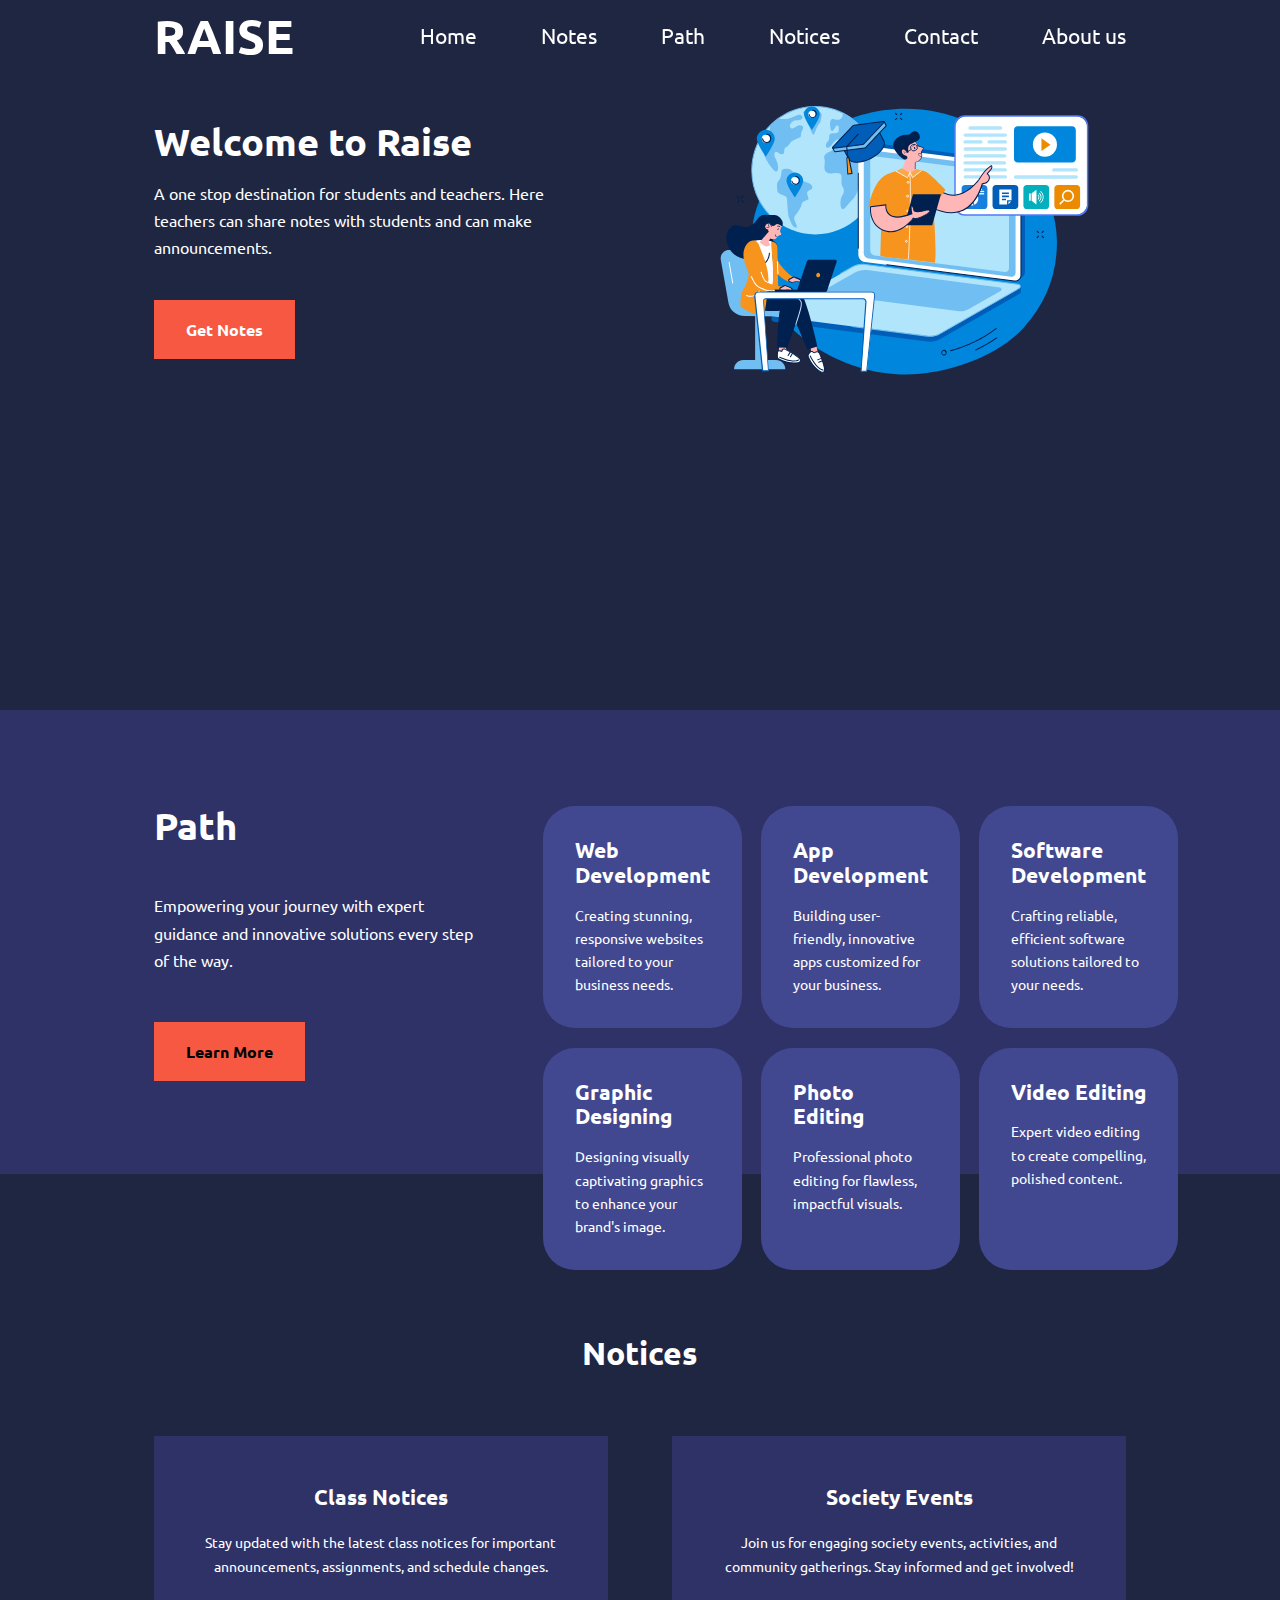
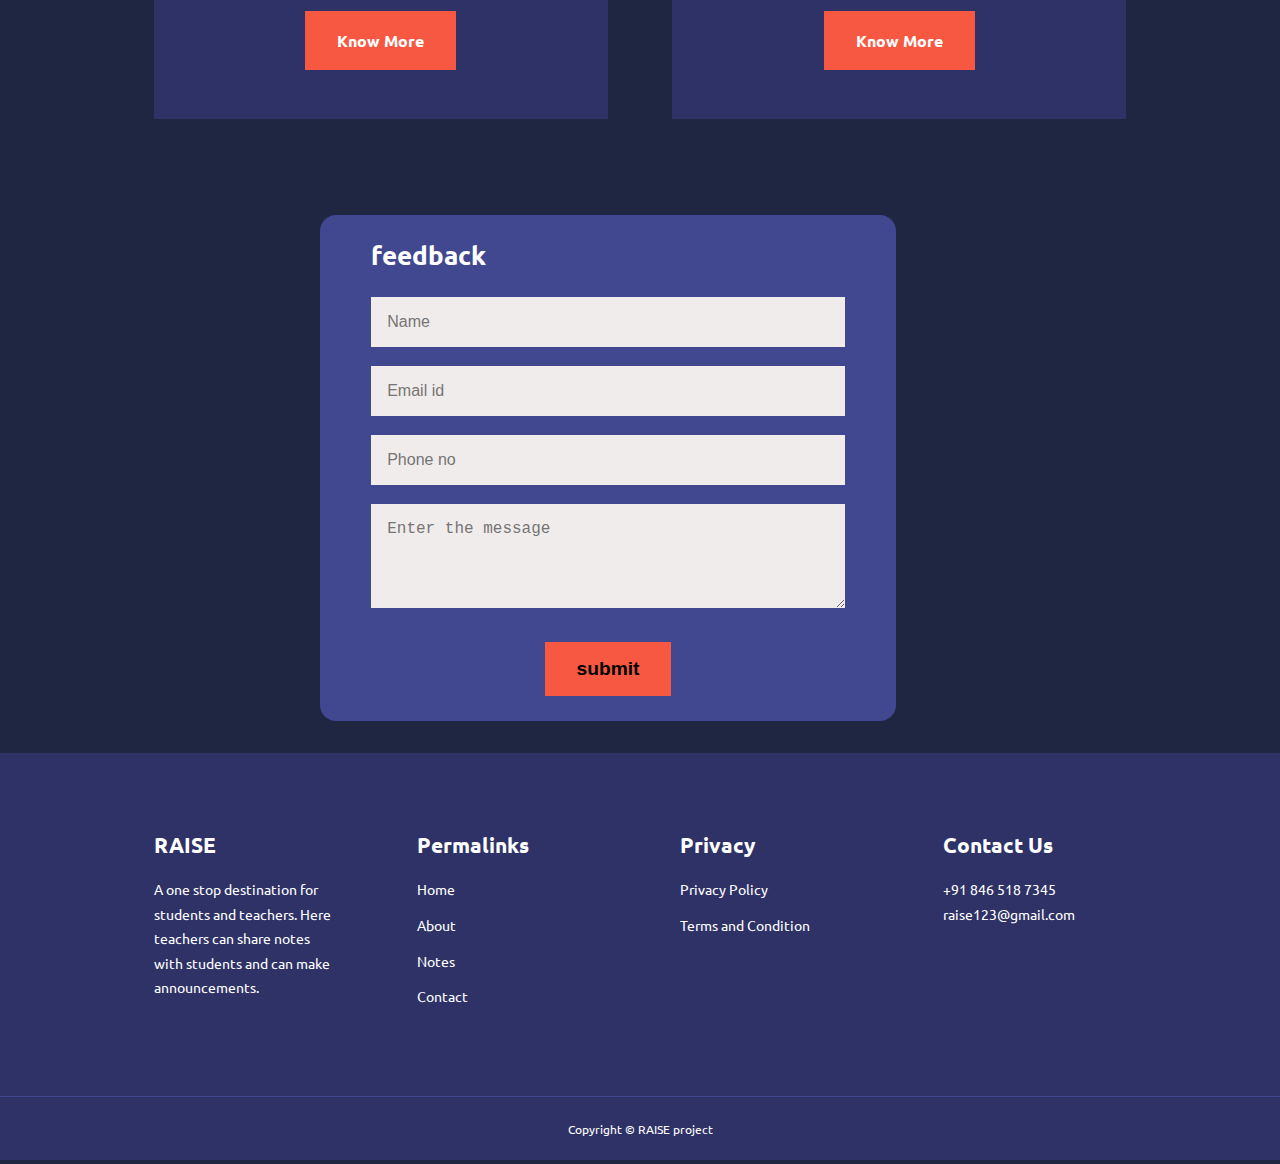
<file: index.html>
<!DOCTYPE html>
<html lang="en">

<head>
    <meta charset="UTF-8">
    <meta http-equiv="X-UA-Compatible" content="IE=edge">
    <meta name="viewport" content="width=device-width, initial-scale=1.0">
    <title>study material</title>
    <link rel="stylesheet" href="./css/style.css">

    <!-- =======Font Family======== -->
    <link rel="preconnect" href="https://fonts.googleapis.com">
    <link rel="preconnect" href="https://fonts.gstatic.com" crossorigin>
    <link
        href="https://fonts.googleapis.com/css2?family=Poppins:wght@300&family=Ubuntu:wght@300;400;500;700&display=swap"
        rel="stylesheet">

    <link rel="stylesheet" href="https://unicons.iconscout.com/release/v4.0.0/css/line.css">

</head>



<body>
    <nav id="navbar">
        <div class="container nav_container">
            <a href="index.html">
                <h4 id="raise">RAISE</h4>
            </a>
            <ul class="nav_menu">
                <li> <a href="index.html">Home</a></li>
                <li> <a href="https://drive.google.com/drive/folders/1cgKLOZ0A3a7eEJEVIhLakcbZL8KoJ3Ak">Notes</a></li>
                <li> <a href="path.html">Path</a></li>
                <li> <a href="notice.html">Notices</a></li>
                <li> <a href="contact.html">Contact</a></li>
                <li> <a href="about.html">About us</a></li>
                <!-- <li> <a href="login.html">Login</a></li> -->
            </ul>
        </div>
    </nav>

    <!-- ===================END OF NAV BAR================= -->


    <header>
        <div class="container header_container">
            <div class="header_left">
                <h1>Welcome to Raise</h1>
                <p>
                    A one stop destination for students and teachers. Here teachers can share notes with students and can make announcements.
                </p>
                <a href="https://drive.google.com/folderview?id=1Z4VJzL9E_LnsSsYLJAdAU8Zd8giP6EF4"
                    class="btn btn-primary">Get Notes </a>
            </div>

            <div class="header_right">
                <div class="header_right_image">
                    <img src="./img/pg3.svg" alt="">
                </div>
            </div>
        </div>
    </header>

    <!-- ====================END OF HEADER================== -->


    <section class="categories">
        <div class="container categories_container">
            <div class="categories_left">

                <h1>Path</h1>
                <p>
                    Empowering your journey with expert guidance and innovative solutions every step of the way.
                </p>
                <a href="path.html" class="btn">Learn More</a>
            </div>

            

            <div class="categories_right">
                <article class="category">
                    <span class="category_icon"></span>
                    <h5>Web Development</h5>
                    <p>Creating stunning, responsive websites tailored to your business needs.</p>
                </article>
                <article class="category">
                    <span class="category_icon"></span>
                    <h5>App Development</h5>
                    <p>Building user-friendly, innovative apps customized for your business.</p>
                </article>
                <article class="category">
                    <span class="category_icon"></span>
                    <h5>Software Development</h5>
                    <p>Crafting reliable, efficient software solutions tailored to your needs.</p>
                </article>
                <article class="category">
                    <span class="category_icon"></span>
                    <h5>Graphic Designing</h5>
                    <p>Designing visually captivating graphics to enhance your brand's image.</p>
                </article>
                <article class="category">
                    <span class="category_icon"></span>
                    <h5>Photo Editing</h5>
                    <p>Professional photo editing for flawless, impactful visuals.</p>
                </article>
                <article class="category">
                    <span class="category_icon"></span>
                    <h5>Video Editing</h5>
                    <p>Expert video editing to create compelling, polished content.</p>
                </article>
            </div>
        </div>
    </section>

    <!-- ====================END OF Path================== -->


    <section class="notices">
        <h2>Notices</h2>
        <div class="container notices_container">
            <article class="notice">
                <h4>Class Notices</h4>
                <p>
                    Stay updated with the latest class notices for important announcements, assignments, and schedule changes.
                </p>
                <a href="notice.html" class="btn btn-primary">Know More</a>
            </article>

            <article class="notice">
                <h4>Society Events</h4>
                <p>
                    Join us for engaging society events, activities, and community gatherings. Stay informed and get involved!
                </p>
                <a href="notice.html" class="btn btn-primary">Know More</a>
            </article>
        </div>
    </section>

    <!-- ====================END OF Notices================== -->


    <div class="container contact_container">
        <form onsubmit="sendEmail(); reset(); return false;">
            <h3>feedback</h3>
            <input type="text" id="name" placeholder="Name" required>
            <input type="email" id="email" placeholder="Email id" required>
            <input type="text" id="number" placeholder="Phone no" required>
            <textarea id="message" rows="4" placeholder="Enter the message"></textarea>
            <button class="btn " type="submit">submit</button>
        </form>
    </div>

    <!-- ====================END OF contact================== -->


    <footer>
        <div class="container footer_container">
            <div class="footer_1">
                <a href="raise.html" class="footer_logo">
                    <h4>RAISE</h4>
                </a>
                <p>A one stop destination for students and teachers. Here teachers can share notes with students and can make announcements.</p>
            </div>

            <div class="footer_2">
                <h4>Permalinks</h4>
                <ul class="permalinks">
                    <li><a href="index.html">Home</a></li>
                    <li><a href="about.html">About</a></li>
                    <li> <a href="https://drive.google.com/folderview?id=1Z4VJzL9E_LnsSsYLJAdAU8Zd8giP6EF4">Notes</a>
                    </li>
                    <li><a href="contact.html">Contact</a></li>
                </ul>
            </div>

            <div class="footer_3">
                <h4>Privacy</h4>
                <ul class="privacy">
                    <li><a href="#">Privacy Policy</a></li>
                    <li><a href="#">Terms and Condition</a></li>
                </ul>
            </div>

            <div class="footer_4">
                <h4>Contact Us</h4>
                <div>
                    <p>+91 846 518 7345</p>
                    <p>raise123@gmail.com</p>
                </div>

                <ul class="footer_socials">
                    <li><a href="#"> <i class="uil uil-facebook-f"></i></a></li>
                    <li><a href="#"> <i class="uil uil-instagram"></i></a></li>
                    <li><a href="#"> <i class="uil uil-twitter"></i></a></li>
                    <li><a href="#"><i class="uil uil-linkedin"></i></a></li>
                </ul>
            </div>

        </div>
        <div class="footer_copyright">
            <small>Copyright &copy; RAISE project</small>
        </div>
    </footer>



    <script src=" https://smtpjs.com/v3/smtp.js"></script> <!-- smtp script-->


    <!-- ==================Email Script============= -->

    <script>
        function sendEmail() {
            Email.send({
                Host: "smtp.gmail.com",
                Username: "anoopkumarsingh2003@gmail.com",
                Password: "",
                To: 'anoopkumarsingh023@gmail.com',
                From: document.getElementById("email").value,
                Subject: "New Feedback",
                Body: "Name: " + document.getElementById("name").value
                    + "<br> Email: " + document.getElementById("email").value
                    + "<br> Phone no: " + document.getElementById("phone").value
                    + "<br> Message: " + document.getElementById("message").value
            }).then(
                message => alert("Message Sent Succesfully")
            );
        }
    </script> 




    <script src="./main.js"></script> <!-- JavaScript  Folder-->

</body>

</html>
</file>
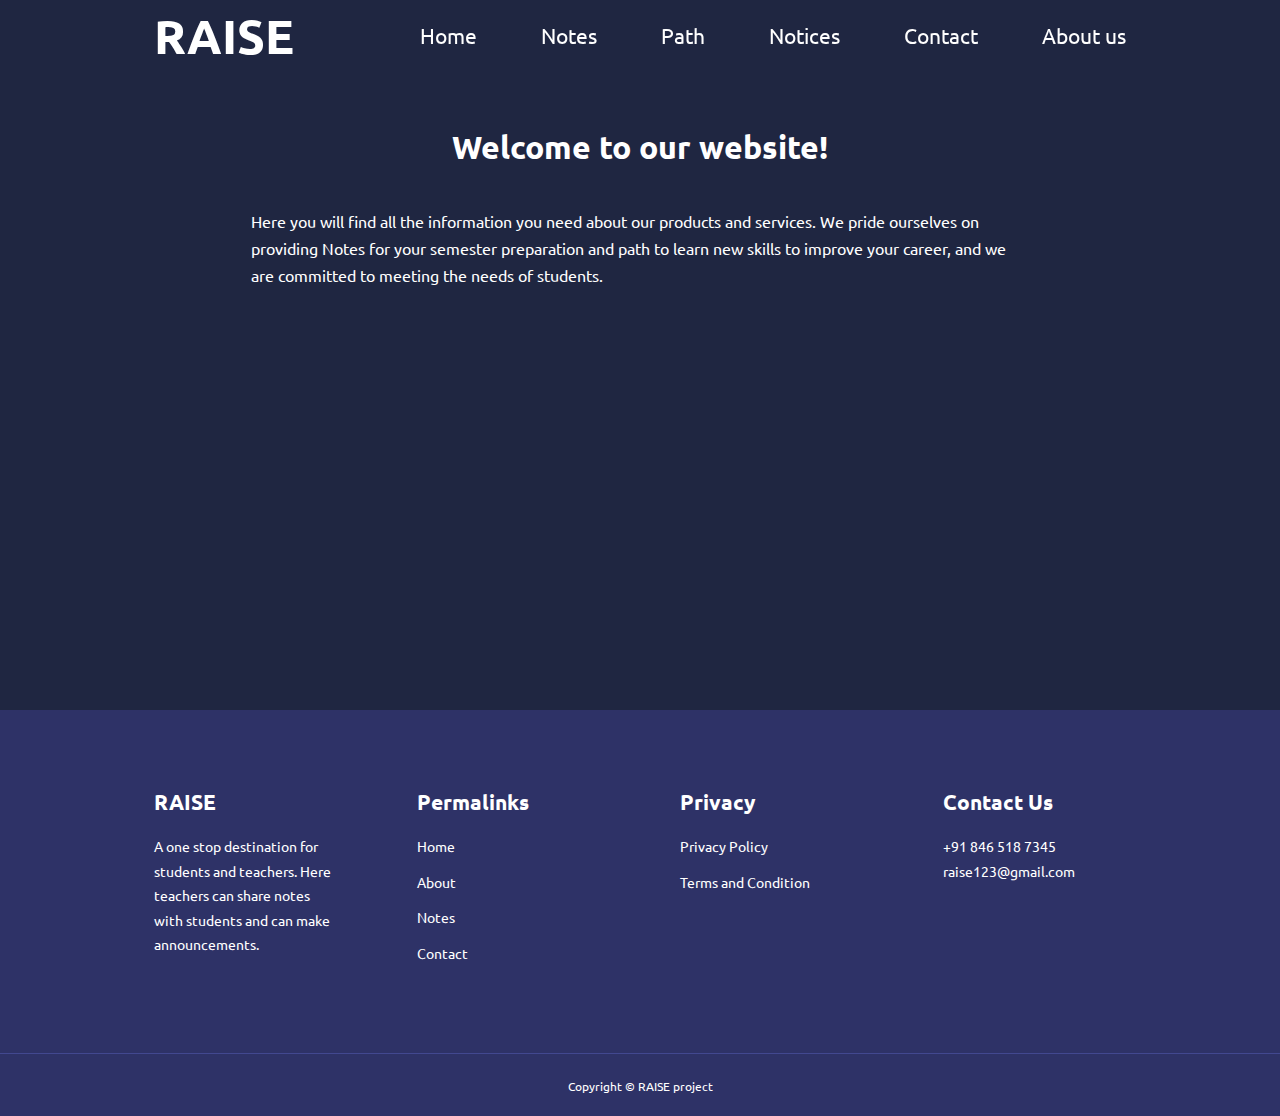
<file: about.html>
<!DOCTYPE html>
<html lang="en">

<head>
    <meta charset="UTF-8">
    <meta http-equiv="X-UA-Compatible" content="IE=edge">
    <meta name="viewport" content="width=device-width, initial-scale=1.0">
    <title>raise.com</title>
    <link rel="stylesheet" href="./css/style.css">
    <link rel="stylesheet" href="./css/about.css">

    <!-- =======Font Family======== -->
    <link rel="preconnect" href="https://fonts.googleapis.com">
    <link rel="preconnect" href="https://fonts.gstatic.com" crossorigin>
    <link
        href="https://fonts.googleapis.com/css2?family=Poppins:wght@300&family=Ubuntu:wght@300;400;500;700&display=swap"
        rel="stylesheet">

        <link rel="stylesheet" href="https://unicons.iconscout.com/release/v4.0.0/css/line.css">
</head>

<body>
    <nav id="navbar">
        <div class="container nav_container">
            <a href="index.html">
                <h4 id="raise">RAISE</h4>
            </a>
            <ul class="nav_menu">
                <li> <a href="index.html">Home</a></li>
                <li> <a href="https://drive.google.com/folderview?id=1Z4VJzL9E_LnsSsYLJAdAU8Zd8giP6EF4">Notes</a></li>
                <li> <a href="path.html">Path</a></li>
                <li> <a href="notice.html">Notices</a></li>
                <li> <a href="contact.html">Contact</a></li>
                <li> <a href="about.html">About us</a></li>
                <!-- <li> <a href="login.html">Login</a></li> -->
            </ul>
            <!-- <button id="open-menu-btn"><i class="uil uil-bars"></i></button>
            <button id="close-menu-btn"><i class="uil uil-multiply"></i></button> -->
        </div>
    </nav>

    <!-- ===================END OF NAV BAR================= -->


    <header>
        <div class="container about_header">
            <h2>Welcome to our website!</h2>
            <p> 
                Here you will find all the information you need about our products and services. We pride ourselves on providing Notes for your semester preparation and path to learn new skills to improve your career, and we are committed to meeting the needs of students.
            </p>
        </div>
    </header>

    
<!-- ==================== Footer =============== -->
    
    <footer>
        <div class="container footer_container">
            <div class="footer_1">
                <a href="raise.html" class="footer_logo">
                    <h4>RAISE</h4>
                </a>
                <p>A one stop destination for students and teachers. Here teachers can share notes with students and can make announcements.</p>
            </div>

            <div class="footer_2">
                <h4>Permalinks</h4>
                <ul class="permalinks">
                    <li><a href="index.html">Home</a></li>
                    <li><a href="about.html">About</a></li>
                    <li> <a href="https://drive.google.com/folderview?id=1Z4VJzL9E_LnsSsYLJAdAU8Zd8giP6EF4">Notes</a></li>
                     <li><a href="contact.html">Contact</a></li>
                </ul>
            </div>

            <div class="footer_3">
                <h4>Privacy</h4>
                <ul class="privacy">
                    <li><a href="#">Privacy Policy</a></li>
                    <li><a href="#">Terms and Condition</a></li>
                </ul>
            </div>

            <div class="footer_4">
                <h4>Contact Us</h4>
                <div>
                    <p>+91 846 518 7345</p>
                    <p>raise123@gmail.com</p>
                </div>

                <ul class="footer_socials">
                    <li><a href="#"> <i class="uil uil-facebook-f"></i></a></li>
                    <li><a href="#"> <i class="uil uil-instagram"></i></a></li>
                    <li><a href="#"> <i class="uil uil-twitter"></i></a></li>
                    <li><a href="#"><i class="uil uil-linkedin"></i></a></li>
                </ul>
            </div>

        </div>
        <div class="footer_copyright">
            <small>Copyright &copy; RAISE project</small>
        </div>
    </footer>




    <script src="./main.js"></script>

</body>

</html>
</file>
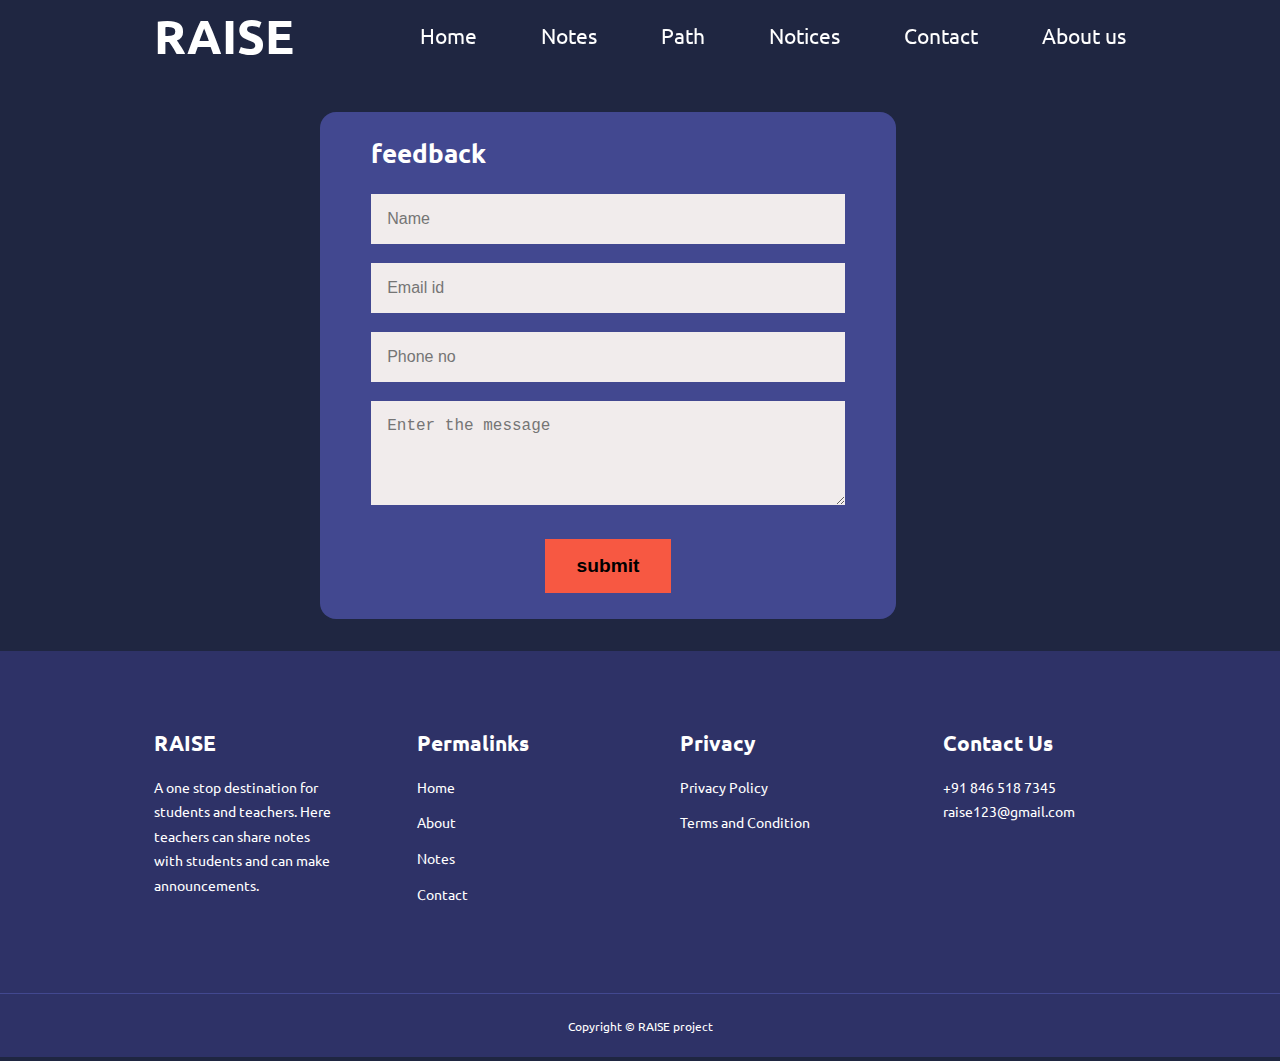
<file: contact.html>
<!DOCTYPE html>
<html lang="en">

<head>
    <meta charset="UTF-8">
    <meta http-equiv="X-UA-Compatible" content="IE=edge">
    <meta name="viewport" content="width=device-width, initial-scale=1.0">
    <title>raise.com</title>
    <link rel="stylesheet" href="./css/style.css">
    <link rel="stylesheet" href="./css/contact.css">

    <!-- =======Font Family======== -->
    <link rel="preconnect" href="https://fonts.googleapis.com">
    <link rel="preconnect" href="https://fonts.gstatic.com" crossorigin>
    <link
        href="https://fonts.googleapis.com/css2?family=Poppins:wght@300&family=Ubuntu:wght@300;400;500;700&display=swap"
        rel="stylesheet">

        <link rel="stylesheet" href="https://unicons.iconscout.com/release/v4.0.0/css/line.css">
</head>

<body>
    <nav id="navbar">
        <div class="container nav_container">
            <a href="index.html">
                <h4 id="raise">RAISE</h4>
            </a>
            <ul class="nav_menu">
                <li> <a href="index.html">Home</a></li>
                <li> <a href="https://drive.google.com/folderview?id=1Z4VJzL9E_LnsSsYLJAdAU8Zd8giP6EF4">Notes</a></li>
                <li> <a href="path.html">Path</a></li>
                <li> <a href="notice.html">Notices</a></li>
                <li> <a href="contact.html">Contact</a></li>
                <li> <a href="about.html">About us</a></li>
                <!-- <li> <a href="login.html">Login</a></li> -->
            </ul>
            <!-- <button id="open-menu-btn"><i class="uil uil-bars"></i></button>
            <button id="close-menu-btn"><i class="uil uil-multiply"></i></button> -->
        </div>
    </nav>

    <!-- ===================END OF NAV BAR================= -->


    


    
    <div class="container contact_container">
        <form onsubmit="sendEmail(); reset(); return false;">
            <h3>feedback</h3>
            <input type="text" id="name" placeholder="Name" required>
            <input type="email" id="email" placeholder="Email id" required>
            <input type="text" id="number" placeholder="Phone no" required>
            <textarea id="message" rows="4" placeholder="Enter the message"></textarea>
            <button class="btn " type="submit">submit</button>
        </form>
    </div>

      <!-- ====================END OF contact================== -->




<!-- ============ footer ============= -->

    
    <footer>
        <div class="container footer_container">
            <div class="footer_1">
                <a href="raise.html" class="footer_logo">
                    <h4>RAISE</h4>
                </a>
                <p>A one stop destination for students and teachers. Here teachers can share notes with students and can make announcements.</p>
            </div>

            <div class="footer_2">
                <h4>Permalinks</h4>
                <ul class="permalinks">
                    <li><a href="index.html">Home</a></li>
                    <li><a href="about.html">About</a></li>
                    <li> <a href="https://drive.google.com/folderview?id=1Z4VJzL9E_LnsSsYLJAdAU8Zd8giP6EF4">Notes</a></li>
                     <li><a href="contact.html">Contact</a></li>
                </ul>
            </div>

            <div class="footer_3">
                <h4>Privacy</h4>
                <ul class="privacy">
                    <li><a href="#">Privacy Policy</a></li>
                    <li><a href="#">Terms and Condition</a></li>
                </ul>
            </div>

            <div class="footer_4">
                <h4>Contact Us</h4>
                <div>
                    <p>+91 846 518 7345</p>
                    <p>raise123@gmail.com</p>
                </div>

                <ul class="footer_socials">
                    <li><a href="#"> <i class="uil uil-facebook-f"></i></a></li>
                    <li><a href="#"> <i class="uil uil-instagram"></i></a></li>
                    <li><a href="#"> <i class="uil uil-twitter"></i></a></li>
                    <li><a href="#"><i class="uil uil-linkedin"></i></a></li>
                </ul>
            </div>

        </div>
        <div class="footer_copyright">
            <small>Copyright &copy; RAISE project</small>
        </div>
    </footer>




    <script src="./main.js"></script>

</body>

</html>
</file>
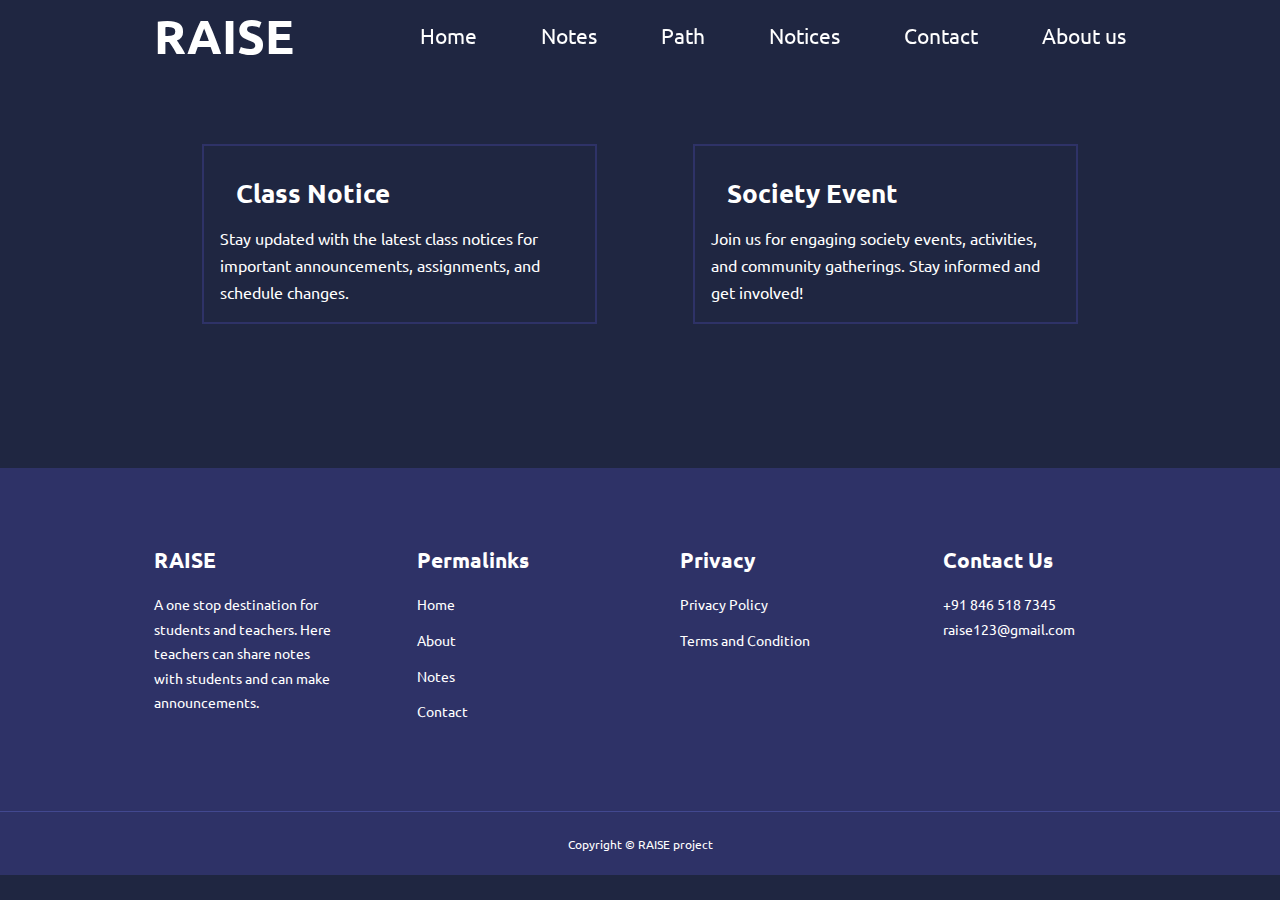
<file: notice.html>
<!DOCTYPE html>
<html lang="en">

<head>
    <meta charset="UTF-8">
    <meta http-equiv="X-UA-Compatible" content="IE=edge">
    <meta name="viewport" content="width=device-width, initial-scale=1.0">
    <title>raise.com</title>
    <link rel="stylesheet" href="./css/style.css">
    <link rel="stylesheet" href="./css/notice.css">

    <!-- =======Font Family======== -->
    <link rel="preconnect" href="https://fonts.googleapis.com">
    <link rel="preconnect" href="https://fonts.gstatic.com" crossorigin>
    <link
        href="https://fonts.googleapis.com/css2?family=Poppins:wght@300&family=Ubuntu:wght@300;400;500;700&display=swap"
        rel="stylesheet">

        <link rel="stylesheet" href="https://unicons.iconscout.com/release/v4.0.0/css/line.css">
</head>

<body>
    <nav id="navbar">
        <div class="container nav_container">
            <a href="index.html">
                <h4 id="raise">RAISE</h4>
            </a>
            <ul class="nav_menu">
                <li> <a href="index.html">Home</a></li>
                <li> <a href="https://drive.google.com/folderview?id=1Z4VJzL9E_LnsSsYLJAdAU8Zd8giP6EF4">Notes</a></li>
                <li> <a href="path.html">Path</a></li>
                <li> <a href="notice.html">Notices</a></li>
                <li> <a href="contact.html">Contact</a></li>
                <li> <a href="about.html">About us</a></li>
                <!-- <li> <a href="login.html">Login</a></li> -->
            </ul>
            <!-- <button id="open-menu-btn"><i class="uil uil-bars"></i></button>
            <button id="close-menu-btn"><i class="uil uil-multiply"></i></button> -->
        </div>
    </nav>

    <!-- ===================END OF NAV BAR================= -->

<section>

    <div class="container notice_container">
        <div class="college_notice">
            <h3>Class Notice</h3>
            <p>Stay updated with the latest class notices for important announcements, assignments, and schedule changes.</p>
        </div>
        <div class="society_notice">
            <h3>Society Event</h3>
            <p>Join us for engaging society events, activities, and community gatherings. Stay informed and get involved!</p>
        </div>
    </div>
</section>
    
    <footer>
        <div class="container footer_container">
            <div class="footer_1">
                <a href="raise.html" class="footer_logo">
                    <h4>RAISE</h4>
                </a>
                <p>A one stop destination for students and teachers. Here teachers can share notes with students and can make announcements.</p>
            </div>

            <div class="footer_2">
                <h4>Permalinks</h4>
                <ul class="permalinks">
                    <li><a href="index.html">Home</a></li>
                    <li><a href="about.html">About</a></li>
                    <li> <a href="https://drive.google.com/folderview?id=1Z4VJzL9E_LnsSsYLJAdAU8Zd8giP6EF4">Notes</a></li>
                     <li><a href="contact.html">Contact</a></li>
                </ul>
            </div>

            <div class="footer_3">
                <h4>Privacy</h4>
                <ul class="privacy">
                    <li><a href="#">Privacy Policy</a></li>
                    <li><a href="#">Terms and Condition</a></li>
                </ul>
            </div>

            <div class="footer_4">
                <h4>Contact Us</h4>
                <div>
                    <p>+91 846 518 7345</p>
                    <p>raise123@gmail.com</p>
                </div>

                <ul class="footer_socials">
                    <li><a href="#"> <i class="uil uil-facebook-f"></i></a></li>
                    <li><a href="#"> <i class="uil uil-instagram"></i></a></li>
                    <li><a href="#"> <i class="uil uil-twitter"></i></a></li>
                    <li><a href="#"><i class="uil uil-linkedin"></i></a></li>
                </ul>
            </div>

        </div>
        <div class="footer_copyright">
            <small>Copyright &copy; RAISE project</small>
        </div>
    </footer>




    <script src="./main.js"></script>

</body>

</html>
</file>
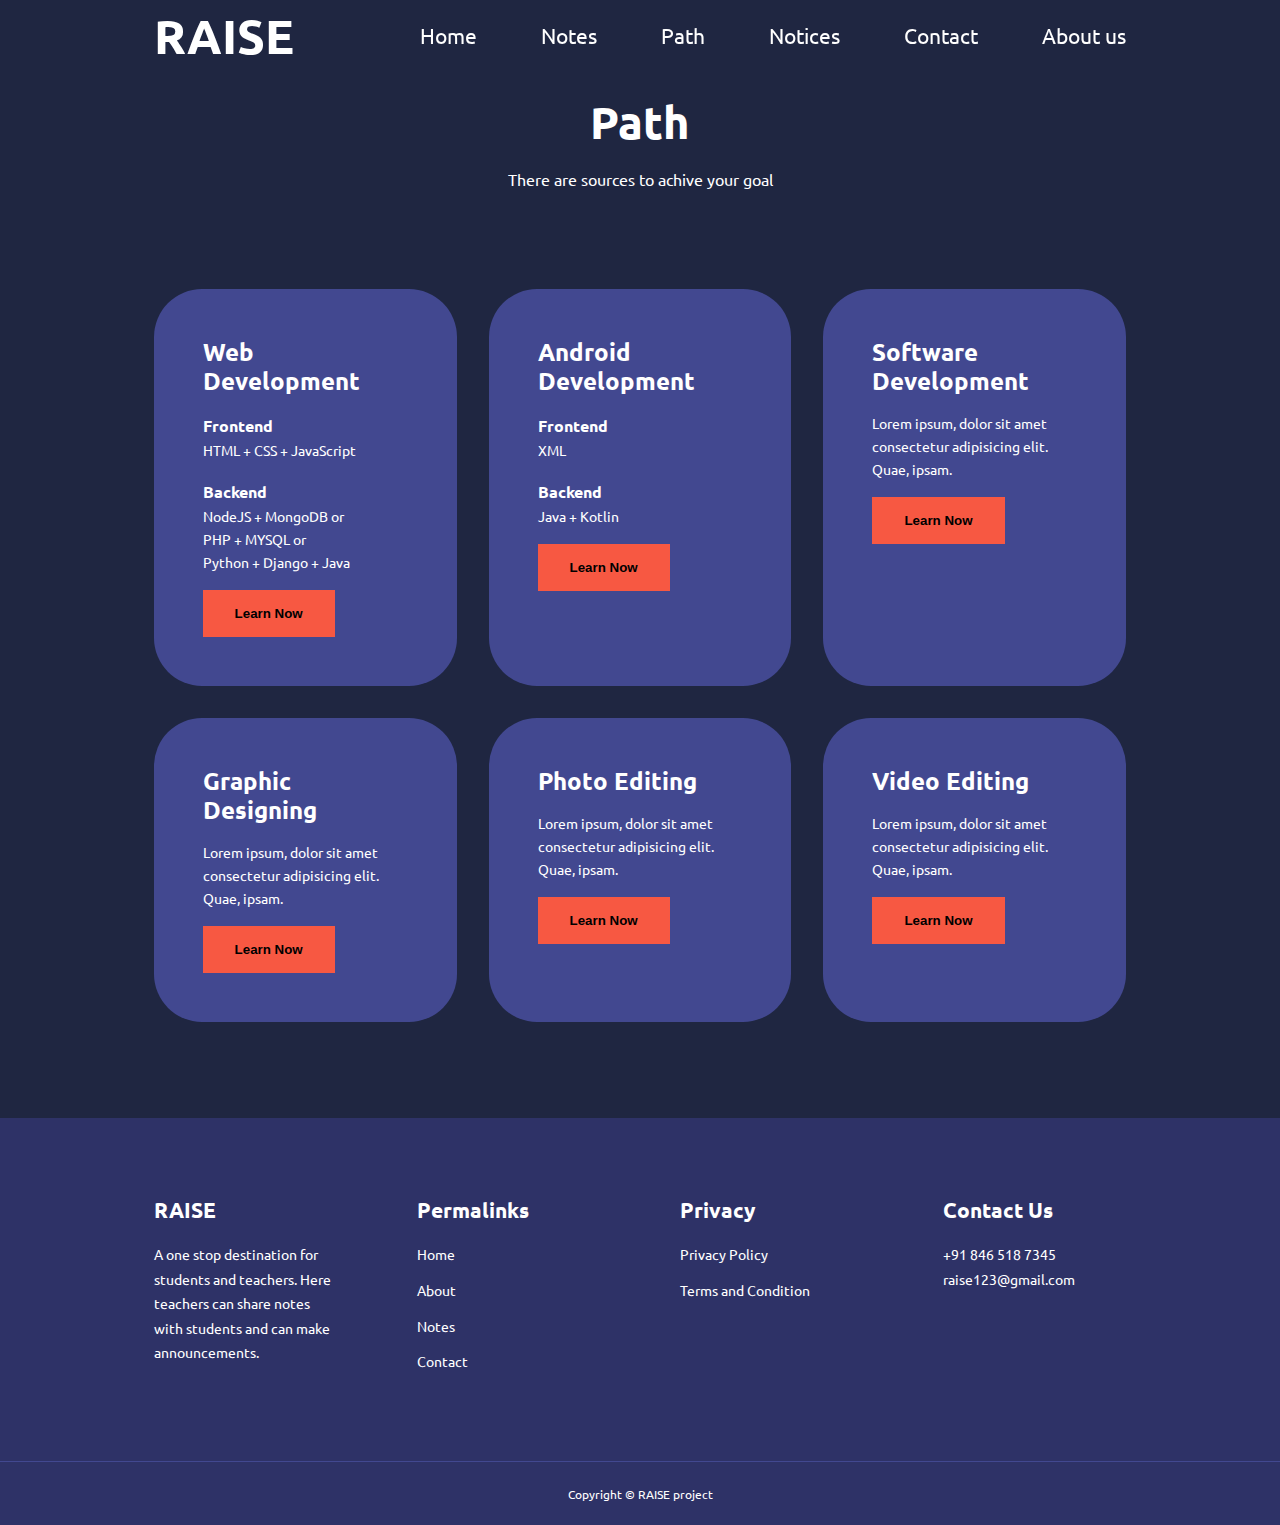
<file: path.html>
<!DOCTYPE html>
<html lang="en">

<head>
    <meta charset="UTF-8">
    <meta http-equiv="X-UA-Compatible" content="IE=edge">
    <meta name="viewport" content="width=device-width, initial-scale=1.0">
    <title>raise.com</title>
    <link rel="stylesheet" href="./css/style.css">
    <link rel="stylesheet" href="./css/path.css">


    <!-- =======Font Family======== -->
    <link rel="preconnect" href="https://fonts.googleapis.com">
    <link rel="preconnect" href="https://fonts.gstatic.com" crossorigin>
    <link
        href="https://fonts.googleapis.com/css2?family=Poppins:wght@300&family=Ubuntu:wght@300;400;500;700&display=swap"
        rel="stylesheet">

    <link rel="stylesheet" href="https://unicons.iconscout.com/release/v4.0.0/css/line.css">
</head>

<body>
    <nav id="navbar">
        <div class="container nav_container">
            <a href="index.html">
                <h4 id="raise">RAISE</h4>
            </a>
            <ul class="nav_menu">
                <li> <a href="index.html">Home</a></li>
                <li> <a href="https://drive.google.com/folderview?id=1Z4VJzL9E_LnsSsYLJAdAU8Zd8giP6EF4">Notes</a></li>
                <li> <a href="path.html">Path</a></li>
                <li> <a href="notice.html">Notices</a></li>
                <li> <a href="contact.html">Contact</a></li>
                <li> <a href="about.html">About us</a></li>
                <!-- <li> <a href="login.html">Login</a></li> -->
            </ul>
            <!-- <button id="open-menu-btn"><i class="uil uil-bars"></i></button>
            <button id="close-menu-btn"><i class="uil uil-multiply"></i></button> -->
        </div>
    </nav>

    <!-- ===================END OF NAV BAR================= -->



    <section class="paths">
        <div class="path_header">
            <h2>Path</h2>
            <p>There are sources to achive your goal</p>
        </div>
        <div class="container path_container">
            <article class="path">
                <h5>Web Development</h5>
                <h6>Frontend</h6>
                <p>HTML + CSS + JavaScript</p>
                <h6>Backend</h6>
                <p>NodeJS + MongoDB or <br> PHP + MYSQL or <br> Python + Django + Java</p>
                <button type="submit" class="btn  " onclick="openPopup()">Learn Now</button>
            </article>
            <article class="path">
                <h5>Android Development</h5>
                <h6>Frontend</h6>
                <p>XML</p>
                <h6>Backend</h6>
                <p>Java + Kotlin</p>
                <button type="submit" class="btn" onclick="openPopupApp()">Learn Now</button>
            </article>
            <article class="path">
                <h5>Software Development</h5>
                <p>Lorem ipsum, dolor sit amet consectetur adipisicing elit. Quae, ipsam.</p>
                <button type="submit" class="btn" onclick="openPopupSoftware()">Learn Now</button>
            </article>
            <article class="path">
                <h5>Graphic Designing</h5>
                <p>Lorem ipsum, dolor sit amet consectetur adipisicing elit. Quae, ipsam.</p>
                <button type="submit" class="btn" onclick="openPopupGraphic()">Learn Now</button>
            </article>
            <article class="path">
                <h5>Photo Editing</h5>
                <p>Lorem ipsum, dolor sit amet consectetur adipisicing elit. Quae, ipsam.</p>
                <button type="submit" class="btn" onclick="openPopupPhoto()">Learn Now</button>
            </article>
            <article class="path">
                <h5>Video Editing</h5>
                <p>Lorem ipsum, dolor sit amet consectetur adipisicing elit. Quae, ipsam.</p>
                <button type="submit" class="btn" onclick="openPopupVideo()">Learn Now</button>
            </article>
        </div>
    </section>


    <!-- =================Web Popup=====================  -->


    <div class="popup-content" id="popup">
        <i class="uil uil-times-circle" onclick="closePopup()"></i>
        <div class="popup-container">
            <h5>YouTube Channels</h5>
            <ul class="youtube">
                <li><a href="https://www.youtube.com/playlist?list=PLu0W_9lII9agiCUZYRsvtGTXdxkzPyItg"
                        target="_blank">Code with Harry</a></li>
                <li><a href="https://www.youtube.com/@OnlineTutorialsYT/playlists" target="_blank">Online tutorial</a>
                </li>
                <li><a href="https://www.youtube.com/playlist?list=PLfqMhTWNBTe3H6c9OGXb5_6wcc1Mca52n"
                        target="_blank">Apna College</a></li>
                <li><a href="https://www.youtube.com/@EasyTutorialsVideo" target="_blank">Easy Tutorial</a></li>
                <li><a href="https://www.youtube.com/@wscubetech" target="_blank">WsCube Tech</a></li>
                <li><a href="https://www.youtube.com/watch?v=ZxKM3DCV2kE" target="_blank">Codedamn</a></li>
            </ul>
        </div>
        <div class="popup-container">
            <h5>Websites</h5>
            <ul class="youtube">
                <li><a href="https://www.w3schools.com/html/" target="_blank">w3schools</a></li>
                <li><a href="https://www.geeksforgeeks.org/html/?ref=lbp" target="_blank">Geeksforgeeks</a></li>
                <li><a href="https://developer.mozilla.org/en-US/docs/Web/HTML" target="_blank">MDN Plus</a></li>
                <li><a href="https://www.javatpoint.com/html-tutorial" target="_blank">javatpoint</a></li>
                <li><a href="https://html.com/cheat-sheet/" target="_blank">html.com</a></li>
                <!-- <li><a href="#"target="_blank"></a></li> -->
            </ul>
        </div>
    </div>



    <!-- =================Android Popup=====================  -->

    <div class="popupApp" id="popupApp">
        <i class="uil uil-times-circle" onclick="closePopupApp()"></i>
        <div class="popup-container">
            <h5>YouTube Channels</h5>
            <ul class="youtube">
                <li><a href="https://www.youtube.com/playlist?list=PLu0W_9lII9agiCUZYRsvtGTXdxkzPyItg"
                        target="_blank">Code with Harry</a></li>
                <li><a href="#" target="_blank">Online tutorial</a></li>
                <li><a href="#" target="_blank">UM Tutorial</a></li>
                <li><a href="#" target="_blank">Tutorial</a></li>
                <li><a href="#" target="_blank">App</a></li>
                <li><a href="#" target="_blank">Name</a></li>
            </ul>
        </div>
        <div class="popup-container">
            <h5>Websites</h5>
            <ul class="youtube">
                <li><a href="#" target="_blank">Code with Harry</a></li>
                <li><a href="#" target="_blank">Online tutorial</a></li>
                <li><a href="#" target="_blank">UM Tutorial</a></li>
                <li><a href="#" target="_blank">Easy Tutorial</a></li>
                <li><a href="#" target="_blank">Web</a></li>
                <li><a href="#" target="_blank">Name</a></li>
            </ul>
        </div>
    </div>


    <!-- =================Software Popup=====================  -->

    <div class="popupSoftware" id="popupSoftware">
        <i class="uil uil-times-circle" onclick="closePopupSoftware()"></i>
        <div class="popup-container">
            <h5>YouTube Channels</h5>
            <ul class="youtube">
                <li><a href="https://www.youtube.com/playlist?list=PLu0W_9lII9agiCUZYRsvtGTXdxkzPyItg"
                        target="_blank">Code with Harry</a></li>
                <li><a href="#" target="_blank">Online tutorial</a></li>
                <li><a href="#" target="_blank">UM Tutorial</a></li>
                <li><a href="#" target="_blank">Tutorial</a></li>
                <li><a href="#" target="_blank">Software</a></li>
                <li><a href="#" target="_blank">Name</a></li>
            </ul>
        </div>
        <div class="popup-container">
            <h5>Websites</h5>
            <ul class="youtube">
                <li><a href="#" target="_blank">Code with Harry</a></li>
                <li><a href="#" target="_blank">Online tutorial</a></li>
                <li><a href="#" target="_blank">UM Tutorial</a></li>
                <li><a href="#" target="_blank">Easy Tutorial</a></li>
                <li><a href="#" target="_blank">Web</a></li>
                <li><a href="#" target="_blank">Name</a></li>
            </ul>
        </div>
    </div>


    <!-- =================Graphic Popup=====================  -->

    <div class="popupGraphic" id="popupGraphic">
        <i class="uil uil-times-circle" onclick="closePopupGraphic()"></i>
        <div class="popup-container">
            <h5>YouTube Channels</h5>
            <ul class="youtube">
                <li><a href="https://www.youtube.com/playlist?list=PLu0W_9lII9agiCUZYRsvtGTXdxkzPyItg"
                        target="_blank">Code with Harry</a></li>
                <li><a href="#" target="_blank">Online tutorial</a></li>
                <li><a href="#" target="_blank">UM Tutorial</a></li>
                <li><a href="#" target="_blank">Tutorial</a></li>
                <li><a href="#" target="_blank">Graphic</a></li>
                <li><a href="#" target="_blank">Name</a></li>
            </ul>
        </div>
        <div class="popup-container">
            <h5>Websites</h5>
            <ul class="youtube">
                <li><a href="#" target="_blank">Code with Harry</a></li>
                <li><a href="#" target="_blank">Online tutorial</a></li>
                <li><a href="#" target="_blank">UM Tutorial</a></li>
                <li><a href="#" target="_blank">Easy Tutorial</a></li>
                <li><a href="#" target="_blank">Web</a></li>
                <li><a href="#" target="_blank">Name</a></li>
            </ul>
        </div>
    </div>


    <!-- =================Photo Popup=====================  -->

    <div class="popupPhoto" id="popupPhoto">
        <i class="uil uil-times-circle" onclick="closePopupPhoto()"></i>
        <div class="popup-container">
            <h5>YouTube Channels</h5>
            <ul class="youtube">
                <li><a href="https://www.youtube.com/playlist?list=PLu0W_9lII9agiCUZYRsvtGTXdxkzPyItg"
                        target="_blank">Code with Harry</a></li>
                <li><a href="#" target="_blank">Online tutorial</a></li>
                <li><a href="#" target="_blank">UM Tutorial</a></li>
                <li><a href="#" target="_blank">Tutorial</a></li>
                <li><a href="#" target="_blank">Photo</a></li>
                <li><a href="#" target="_blank">Name</a></li>
            </ul>
        </div>
        <div class="popup-container">
            <h5>Websites</h5>
            <ul class="youtube">
                <li><a href="#" target="_blank">Code with Harry</a></li>
                <li><a href="#" target="_blank">Online tutorial</a></li>
                <li><a href="#" target="_blank">UM Tutorial</a></li>
                <li><a href="#" target="_blank">Easy Tutorial</a></li>
                <li><a href="#" target="_blank">Web</a></li>
                <li><a href="#" target="_blank">Name</a></li>
            </ul>
        </div>
    </div>


    <!-- =================Video Popup=====================  -->

    <div class="popupVideo" id="popupVideo">
        <i class="uil uil-times-circle" onclick="closePopupVideo()"></i>
        <div class="popup-container">
            <h5>YouTube Channels</h5>
            <ul class="youtube">
                <li><a href="https://www.youtube.com/playlist?list=PLu0W_9lII9agiCUZYRsvtGTXdxkzPyItg"
                        target="_blank">Code with Harry</a></li>
                <li><a href="#" target="_blank">Online tutorial</a></li>
                <li><a href="#" target="_blank">UM Tutorial</a></li>
                <li><a href="#" target="_blank">Tutorial</a></li>
                <li><a href="#" target="_blank">Video</a></li>
                <li><a href="#" target="_blank">Name</a></li>
            </ul>
        </div>
        <div class="popup-container">
            <h5>Websites</h5>
            <ul class="youtube">
                <li><a href="#" target="_blank">Code with Harry</a></li>
                <li><a href="#" target="_blank">Online tutorial</a></li>
                <li><a href="#" target="_blank">UM Tutorial</a></li>
                <li><a href="#" target="_blank">Easy Tutorial</a></li>
                <li><a href="#" target="_blank">Web</a></li>
                <li><a href="#" target="_blank">Name</a></li>
            </ul>
        </div>
    </div>


    <!-- =================Footer=====================  -->


    <footer>
        <div class="container footer_container">
            <div class="footer_1">
                <a href="raise.html" class="footer_logo">
                    <h4>RAISE</h4>
                </a>
                <p>A one stop destination for students and teachers. Here teachers can share notes with students and can make announcements.</p>
            </div>

            <div class="footer_2">
                <h4>Permalinks</h4>
                <ul class="permalinks">
                    <li><a href="index.html">Home</a></li>
                    <li><a href="about.html">About</a></li>
                    <li> <a href="https://drive.google.com/folderview?id=1Z4VJzL9E_LnsSsYLJAdAU8Zd8giP6EF4">Notes</a>
                    </li>
                    <li><a href="contact.html">Contact</a></li>
                </ul>
            </div>

            <div class="footer_3">
                <h4>Privacy</h4>
                <ul class="privacy">
                    <li><a href="#">Privacy Policy</a></li>
                    <li><a href="#">Terms and Condition</a></li>
                </ul>
            </div>

            <div class="footer_4">
                <h4>Contact Us</h4>
                <div>
                    <p>+91 846 518 7345</p>
                    <p>raise123@gmail.com</p>
                </div>

                <ul class="footer_socials">
                    <li><a href="#"> <i class="uil uil-facebook-f"></i></a></li>
                    <li><a href="#"> <i class="uil uil-instagram"></i></a></li>
                    <li><a href="#"> <i class="uil uil-twitter"></i></a></li>
                    <li><a href="#"><i class="uil uil-linkedin"></i></a></li>
                </ul>
            </div>

        </div>
        <div class="footer_copyright">
            <small>Copyright &copy; RAISE project</small>
        </div>
    </footer>



    <script src="./main.js"></script>

</body>

</html>
</file>
<file: css/style.css>
* {
    margin: 0;
    padding: 0;
    border: 0;
    outline: 0;
    text-decoration: none;
    list-style: none;
    box-sizing: border-box;
}


:root {
    --color-primary: #6c63ff;
    --color-success: #00bf8e;
    --color-warning: #f7c94b;
    --color-danger: #f75842;
    --color-danger-variant: rgba(247, 88, 66, 0.4);
    --color-white: white;
    --color-light: rgba(255, 255, 255, e. 7);
    --color-black: #000;
    --color-bg: #1f2641;
    --color-bg1: #2e3267;
    --color-bg2: #424890;

    --container-width-lg: 76%;
    --container-width-md: 90%;
    --container-width-sm: 94%;

    --transition: all 400ms ease;
}

body {
    font-family: 'Ubuntu', sans-serif;
    line-height: 1.7;
    color: var(--color-white);
    background: var(--color-bg);
}

.container {
    width: var(--container-width-lg);
    margin: 0 auto;
}

section {
    padding: 6rem 0;
}

section h2 {
    text-align: center;
    margin-bottom: 4rem;
}

h1,
h2,
h3,
h4,
h5 {
    line-height: 1.2;
}

h1 {
    font-size: 2.4rem;
}

h2 {
    font-size: 2rem;
}

h3 {
    font-size: 1.6rem;
}

h4 {
    font-size: 1.3rem;
}

a {
    color: var(--color-white);
}

img {
    width: 100%;
    display: block;
    object-fit: cover;
}

.btn {
    display: inline-block;
    color: var(--color-black);
    background: var(--color-danger);
    padding: 1rem 2rem;
    font-weight: 700;
    cursor: pointer;
    transition: var(--transition);
}

.btn:hover {
    color: var(--color-white);
    background: transparent;
    border: var(--color-white);
}

.btn-primary {
    color: var(--color-white);
    background: var(--color-danger);

}

/* ===========NAC BAR=========== */


nav {
    background: transparent;
    width: 100vw;
    height: 4.5rem;
    position: fixed;
    top: 0;
    z-index: 11;
}


.bgColor {
    background: var(--color-primary);
    box-shadow: 0 1rem 2rem rgba(0, 0, 0, 0.2);
    transition: var(--transition);

}

.nav_container {
    display: flex;
    height: 100%;
    justify-content: space-between;
    align-items: center;
}

#raise {
    font-size: 3rem;
}

nav button {
    display: block;
}

.nav_menu {
    display: flex;
    align-items: center;
    gap: 4rem;
}


.nav_menu a {
    font-size: 1.3rem;
    transition: var(--transition);
}

.nav_menu a:hover {
    color: var(--color-bg2);
}


/* ==================== HEADER==================  */


header {
    position: relative;
    top: 5rem;
    overflow: hidden;
    height: 70vh;
    margin-bottom: 5rem;
}

.header_container {
    display: grid;
    grid-template-columns: 1fr 1fr;
    align-items: center;
    gap: 5rem;
}

.header_left p {
    margin: 1rem 0 2.4rem;
}


/* ==================== Path==================  */


.categories {
    background: var(--color-bg1);
    height: 29rem;
}

.categories h1 {
    line-height: 1;
    margin-bottom: 3rem;
}


.categories_container {
    display: grid;
    grid-template-columns: 40% 60%;
}

.categories_left {
    margin-right: 4rem;
}

.categories_left p {
    margin: 1rem 0 3rem;
}

.categories_right {
    display: grid;
    grid-template-columns: repeat(3, 1fr);
    gap: 1.2rem;
}

.category {
    background: var(--color-bg2);
    padding: 2rem;
    border-radius: 2rem;
    transition: var(--transition);
}

.category:hover {
    box-shadow: 0 2rem 2rem rgba(0, 0, 0, 0.3);
    z-index: 1;
}

.category h5 {
    margin: 0 0 1rem;
    font-size: 1.3rem;
}

.category p {
    font-size: 0.85rem;
}


/* ==================== Notices==================  */


.notices {
    margin-top: 10rem;
    padding-top: 0rem;
}

.notices_container {
    display: grid;
    grid-template-columns: repeat(2, 1fr);
    gap: 4rem;
}

.notice {
    background: var(--color-bg1);
    text-align: center;
    border: 1px solid transparent;
    padding: 3rem;
    transition: var(--transition);
}

.notice:hover {
    background: transparent;
    border-color: var(--color-primary);
}

.notice p {
    margin: 1.2rem 0 2rem;
    font-size: 0.9rem;
}

/* ============Contact Form============ */


.contact_container {
    align-items: center;
    justify-content: center;
    width: 40rem;
    margin: 0 auto 2rem;
}

form {
    width: 90%;
    max-width: 40rem;
    padding: 2vw 4vw;
    border-radius: 1rem;
    background: var(--color-bg2);
    display: flex;
    flex-direction: column;
}

form h3 {
    color: white;
    font-weight: 800;
    margin-bottom: 1rem;
}

form input,
form textarea {
    border: 0;
    padding: 1rem;
    margin: 0.6rem 0;
    outline: none;
    background: #f1ecec;
    font-size: 1rem;
}

form button {
    cursor: pointer;
    margin: 1.5rem auto 0;
    font-size: 1.2rem;
}

/* ==================== Footer==================  */


footer {
    background: var(--color-bg1);
    padding-top: 5rem;
    font-size: 0.9rem;
}

.footer_container {
    display: grid;
    grid-template-columns: repeat(4, 1fr);
    gap: 5rem;
}

.footer_container>div h4 {
    margin-bottom: 1.2rem;
}

.footer_1 p {
    margin: 0 0 2rem;
}

footer ul li {
    margin-bottom: 0.7rem;
}

footer ul li a:hover {
    text-decoration: underline;
}

.footer_socials {
    display: flex;
    gap: 1rem;
    margin-top: 2rem;
    font-size: 1.2rem;
}

.footer_copyright {
    text-align: center;
    margin-top: 4rem;
    padding: 1.2rem 0;
    border-top: 1px solid var(--color-bg2);
}
</file>
<file: css/about.css>
.about_header{
    display: flex;
    align-items: center;
    justify-content: center;
    flex-direction: column;
    margin: 3rem auto;
}

.about_header p{
    padding: 1% 10%;
}
.about_header h2{
    margin-bottom: 2rem;
}
</file>
<file: css/contact.css>
.contact_container{
    margin-top: 7rem;
}
</file>
<file: css/notice.css>
.notice_container{
    display: flex;
    flex-direction: row;
    align-items: center;
    justify-content: center;
}

.college_notice{
    margin: 3rem;
    padding: 1rem;
    border: 2px solid #2e3267;
}

.society_notice{
    margin: 3rem;
    padding: 1rem;
    border: 2px solid #2e3267;
}

h3{
    margin: 1rem;
}
</file>
<file: css/path.css>
.paths{
    display: flex;
    flex-direction: column;
    align-items: center;
    /* background: var(--color-bg1); */
}

.paths h2{
    margin-bottom: 1rem;
    font-size: 2.8rem;
}

.path_header p{
    margin-bottom: 6rem;
}


.path_container{
    display: grid;
    grid-template-columns: repeat(3,1fr);
    gap: 2rem;
}

.path{
    background: var(--color-bg2);
    border: 1px solid transparent;
    padding: 3rem;
    border-radius: 3rem;
    transition: var(--transition);
}

.path:hover {
    box-shadow: 0 2rem 2rem rgba(0, 0, 0, 0.3);
    z-index : 1;
}

.path h5 {
    font-size: 1.5rem;
    /* padding-right: 7rem; */
    margin: 0 0 1rem;
}

.path h6{
    font-size: 1rem;
}

.path p {
    font-size: 0.85rem;
    margin: 0 0 1rem;
}


/* ==================Web Popup =============== */

.popup-content{
    width: 600px;
    height: 600px;
    background: var(--color-primary);
    border-radius: 6px;
    position: absolute;
    top: 0;
    left: 50%;
    transform: translate(-50%, -50%) scale(0.1);
    display: flex;
    flex-direction: row;
    align-items: center;
    justify-content: center;
    z-index: 12;
    visibility: hidden;
    transition: transform 0.4s, top 0.4s;
}


.open-popup{
    visibility: visible;
    top: 53%;
    transform: translate(-50%, -50%) scale(1);

}

.popup-content h5  {
    font-size: 1.5rem;
    margin: 1rem auto 0.5rem;
    margin: 1rem 3rem;

}


.popup-content li{
    border: 1px solid transparent;
    background: var(--color-bg2);
    border-radius: 2rem;
    padding: 1rem 3rem;
    margin: 1rem 2rem ;
    transition: var(--transition);
    cursor: pointer;
}

.popup-content ul :hover{
    background: var(--color-bg);
}


.popup-content .uil-times-circle{
    position: absolute;
    top: -6%;
    left: 97%;
    font-size: 41px;
    cursor: pointer;
}


    /* =================App Popup===================== */

.popupApp{
    width: 600px;
    height: 600px;
    background: var(--color-primary);
    border-radius: 6px;
    position: absolute;
    top: 0;
    left: 50%;
    transform: translate(-50%, -50%) scale(0.1);
    display: flex;
    flex-direction: row;
    align-items: center;
    justify-content: center;
    z-index: 12;
    visibility: hidden;
    transition: transform 0.4s, top 0.4s;
}


.popupApp h5  {
    font-size: 1.5rem;
    margin: 1rem auto 0.5rem;
    margin: 1rem 3rem;

}


.popupApp li{
    border: 1px solid transparent;
    background: var(--color-bg2);
    border-radius: 2rem;
    padding: 1rem 3rem;
    margin: 1rem 2rem ;
    transition: var(--transition);
    cursor: pointer;
}

.popupApp ul :hover{
    background: var(--color-bg);
}

.open-popupApp{
    visibility: visible;
    top: 53%;
    transform: translate(-50%, -50%) scale(1);
}


.popupApp .uil-times-circle{
    position: absolute;
    top: -6%;
    left: 97%;
    font-size: 41px;
    cursor: pointer;
}


/* =================Software Popup===================== */

.popupSoftware{
    width: 600px;
    height: 600px;
    background: var(--color-primary);
    border-radius: 6px;
    position: absolute;
    top: 0;
    left: 50%;
    transform: translate(-50%, -50%) scale(0.1);
    display: flex;
    flex-direction: row;
    align-items: center;
    justify-content: center;
    z-index: 12;
    visibility: hidden;
    transition: transform 0.4s, top 0.4s;
}


.popupSoftware h5  {
    font-size: 1.5rem;
    margin: 1rem auto 0.5rem;
    margin: 1rem 3rem;

}


.popupSoftware li{
    border: 1px solid transparent;
    background: var(--color-bg2);
    border-radius: 2rem;
    padding: 1rem 3rem;
    margin: 1rem 2rem ;
    transition: var(--transition);
    cursor: pointer;
}

.popupSoftware ul :hover{
    background: var(--color-bg);
}

.open-popupSoftware{
    visibility: visible;
    top: 53%;
    transform: translate(-50%, -50%) scale(1);
}


.popupSoftware .uil-times-circle{
    position: absolute;
    top: -6%;
    left: 97%;
    font-size: 41px;
    cursor: pointer;
}


    /* =================Graphic Popup===================== */

    .popupGraphic{
        width: 600px;
        height: 600px;
        background: var(--color-primary);
        border-radius: 6px;
        position: absolute;
        top: 0;
        left: 50%;
        transform: translate(-50%, -50%) scale(0.1);
        display: flex;
        flex-direction: row;
        align-items: center;
        justify-content: center;
        z-index: 12;
        visibility: hidden;
        transition: transform 0.4s, top 0.4s;
    }
    
    
    .popupGraphic h5  {
        font-size: 1.5rem;
        margin: 1rem auto 0.5rem;
        margin: 1rem 3rem;
    
    }
    
    
    .popupGraphic li{
        border: 1px solid transparent;
        background: var(--color-bg2);
        border-radius: 2rem;
        padding: 1rem 3rem;
        margin: 1rem 2rem ;
        transition: var(--transition);
        cursor: pointer;
    }
    
    .popupGraphic ul :hover{
        background: var(--color-bg);
    }
    
    .open-popupGraphic{
        visibility: visible;
        top: 83%;
        transform: translate(-50%, -50%) scale(1);
    }
    
    
    .popupGraphic .uil-times-circle{
        position: absolute;
        top: -6%;
        left: 97%;
        font-size: 41px;
        cursor: pointer;
    }

    
    /* =================Photo Popup===================== */

.popupPhoto{
    width: 600px;
    height: 600px;
    background: var(--color-primary);
    border-radius: 6px;
    position: absolute;
    top: 0;
    left: 50%;
    transform: translate(-50%, -50%) scale(0.1);
    display: flex;
    flex-direction: row;
    align-items: center;
    justify-content: center;
    z-index: 12;
    visibility: hidden;
    transition: transform 0.4s, top 0.4s;
}


.popupPhoto h5  {
    font-size: 1.5rem;
    margin: 1rem auto 0.5rem;
    margin: 1rem 3rem;

}


.popupPhoto li{
    border: 1px solid transparent;
    background: var(--color-bg2);
    border-radius: 2rem;
    padding: 1rem 3rem;
    margin: 1rem 2rem ;
    transition: var(--transition);
    cursor: pointer;
}

.popupPhoto ul :hover{
    background: var(--color-bg);
}

.open-popupPhoto{
    visibility: visible;
    top: 83%;
    transform: translate(-50%, -50%) scale(1);
}


.popupPhoto .uil-times-circle{
    position: absolute;
    top: -6%;
    left: 97%;
    font-size: 41px;
    cursor: pointer;
}


    /* =================Video Popup===================== */

    .popupVideo{
        width: 600px;
        height: 600px;
        background: var(--color-primary);
        border-radius: 6px;
        position: absolute;
        top: 0;
        left: 50%;
        transform: translate(-50%, -50%) scale(0.1);
        display: flex;
        flex-direction: row;
        align-items: center;
        justify-content: center;
        z-index: 12;
        visibility: hidden;
        transition: transform 0.4s, top 0.4s;
    }
    
    
    .popupVideo h5  {
        font-size: 1.5rem;
        margin: 1rem auto 0.5rem;
        margin: 1rem 3rem;
    
    }
    
    
    .popupVideo li{
        border: 1px solid transparent;
        background: var(--color-bg2);
        border-radius: 2rem;
        padding: 1rem 3rem;
        margin: 1rem 2rem ;
        transition: var(--transition);
        cursor: pointer;
    }
    
    .popupVideo ul :hover{
        background: var(--color-bg);
    }
    
    .open-popupVideo{
        visibility: visible;
        top: 83%;
        transform: translate(-50%, -50%) scale(1);
    }
    
    
    .popupVideo .uil-times-circle{
        position: absolute;
        top: -6%;
        left: 97%;
        font-size: 41px;
        cursor: pointer;
    }
</file>
